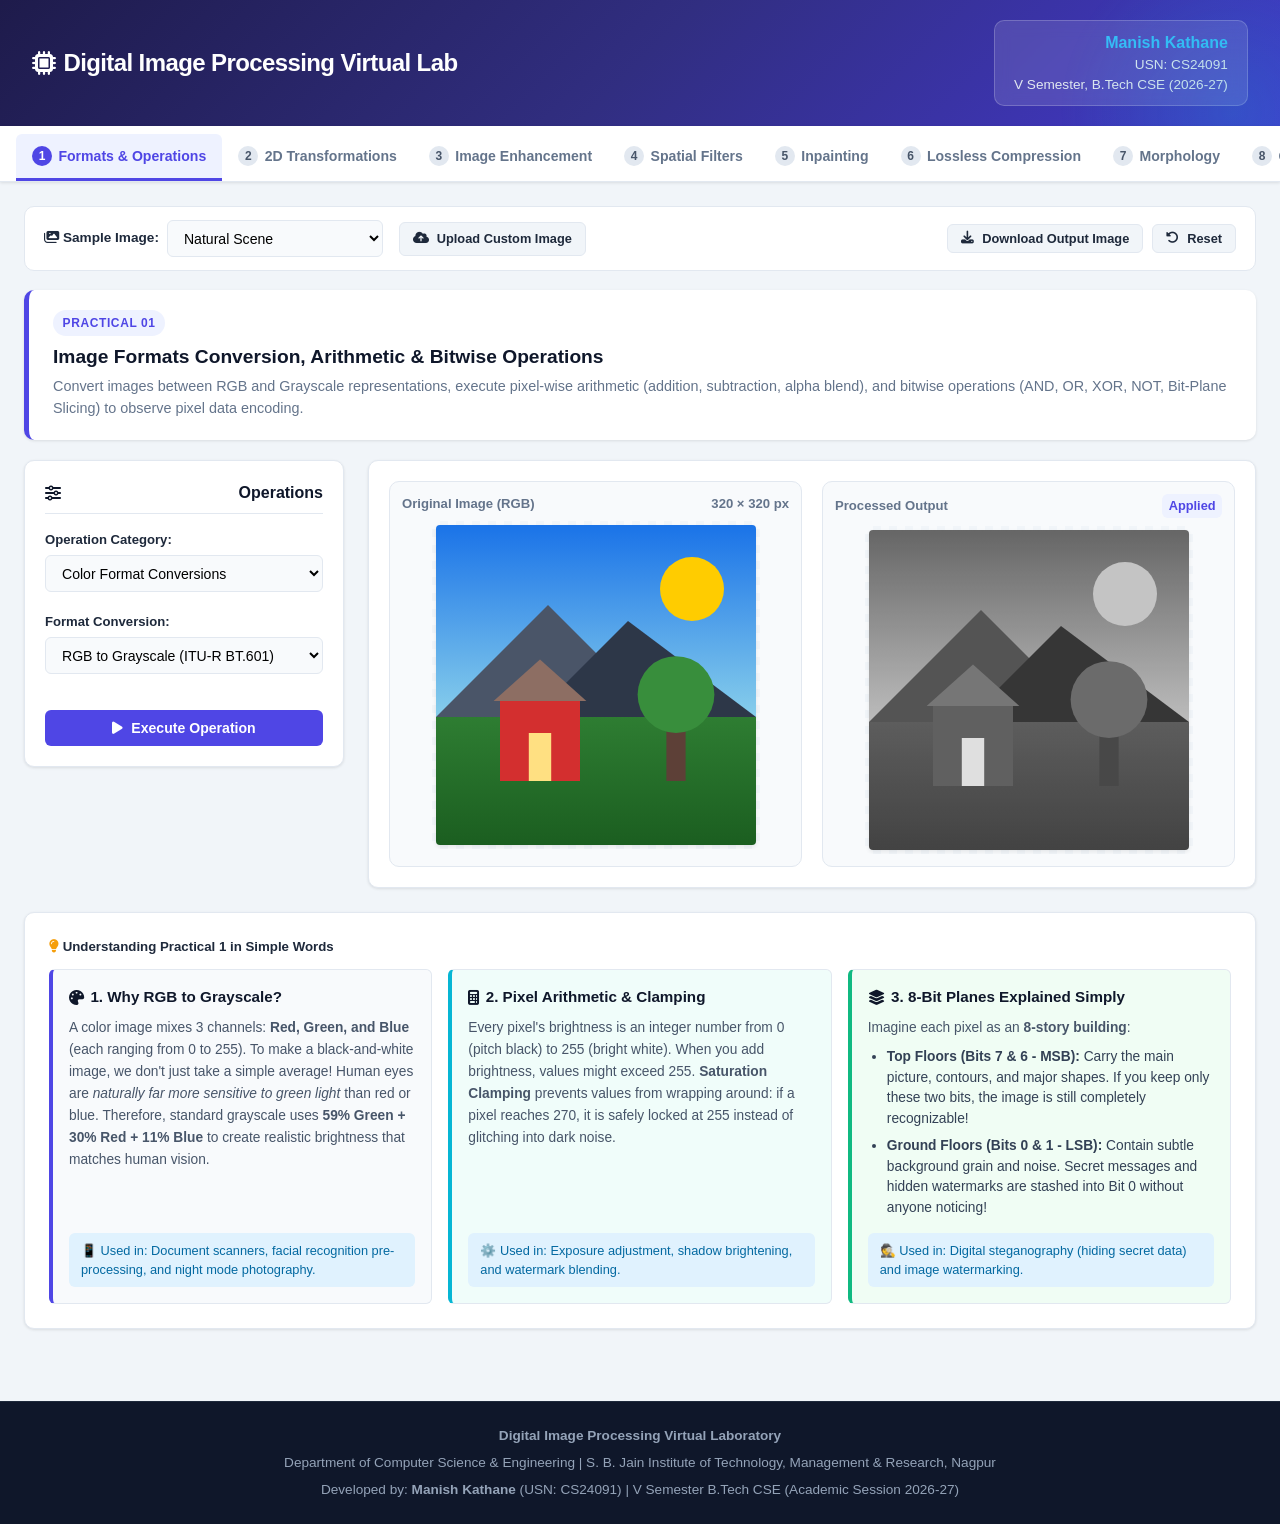
<file: index.html>
﻿<!DOCTYPE html>
<html lang="en">
<head>
  <meta charset="UTF-8">
  <meta http-equiv="refresh" content="0; url=./postlab/">
  <script>window.location.replace("./postlab/");</script>
  <title>Digital Image Processing Virtual Lab</title>
</head>
<body style="font-family: sans-serif; text-align: center; padding: 3rem;">
  <h2>Digital Image Processing Virtual Lab</h2>
  <p>Redirecting to <a href="./postlab/">Post Lab Virtual Laboratory</a>...</p>
</body>
</html>
</file>
<file: postlab/styles.css>
/* ==========================================================================
   Image Processing Virtual Lab - CSS Stylesheet
   Author: Manish Kathane (CS24091)
   Institution: S. B. Jain Institute of Technology, Management & Research, Nagpur
   ========================================================================== */

:root {
  --primary: #4f46e5;
  --primary-hover: #4338ca;
  --primary-light: #eef2ff;
  --secondary: #06b6d4;
  --dark: #0f172a;
  --dark-surface: #1e293b;
  --card-bg: #ffffff;
  --border-color: #e2e8f0;
  --text-primary: #1e293b;
  --text-secondary: #64748b;
  --text-light: #f8fafc;
  --accent-success: #10b981;
  --accent-warning: #f59e0b;
  --accent-danger: #ef4444;
  --radius-sm: 6px;
  --radius-md: 10px;
  --radius-lg: 16px;
  --shadow-sm: 0 1px 3px rgba(0,0,0,0.1);
  --shadow-md: 0 4px 6px -1px rgba(0,0,0,0.1), 0 2px 4px -1px rgba(0,0,0,0.06);
  --shadow-lg: 0 10px 15px -3px rgba(0,0,0,0.1), 0 4px 6px -2px rgba(0,0,0,0.05);
}

* {
  margin: 0;
  padding: 0;
  box-sizing: border-box;
}

body {
  font-family: 'Segoe UI', -apple-system, BlinkMacSystemFont, Roboto, Oxygen, Ubuntu, Cantarell, sans-serif;
  background-color: #f1f5f9;
  color: var(--text-primary);
  line-height: 1.5;
  min-height: 100vh;
  display: flex;
  flex-direction: column;
}

/* Header & Banner */
header {
  background: linear-gradient(135deg, #1e1b4b 0%, #312e81 50%, #4338ca 100%);
  color: #fff;
  padding: 1.25rem 2rem;
  box-shadow: var(--shadow-md);
  position: relative;
  overflow: hidden;
}

header::after {
  content: '';
  position: absolute;
  top: -50%;
  right: -10%;
  width: 350px;
  height: 350px;
  background: radial-gradient(circle, rgba(6,182,212,0.2) 0%, rgba(0,0,0,0) 70%);
  pointer-events: none;
}

.header-container {
  max-width: 1400px;
  margin: 0 auto;
  display: flex;
  flex-wrap: wrap;
  justify-content: space-between;
  align-items: center;
  gap: 1rem;
}

.brand-info h1 {
  font-size: 1.5rem;
  font-weight: 700;
  letter-spacing: -0.025em;
  display: flex;
  align-items: center;
  gap: 0.5rem;
}

.brand-info h2 {
  font-size: 0.95rem;
  font-weight: 400;
  color: #cbd5e1;
  margin-top: 0.2rem;
}

.student-badge {
  background: rgba(255, 255, 255, 0.12);
  backdrop-filter: blur(8px);
  border: 1px solid rgba(255, 255, 255, 0.2);
  padding: 0.6rem 1.2rem;
  border-radius: var(--radius-md);
  font-size: 0.85rem;
  display: flex;
  flex-direction: column;
  align-items: flex-end;
}

.student-badge .name {
  font-weight: 700;
  font-size: 1rem;
  color: #38bdf8;
}

.student-badge .meta {
  color: #e2e8f0;
}

/* Tabs Navigation Bar */
.tabs-nav-container {
  background: #ffffff;
  border-bottom: 1px solid var(--border-color);
  box-shadow: var(--shadow-sm);
  position: sticky;
  top: 0;
  z-index: 100;
}

.tabs-nav {
  max-width: 1400px;
  margin: 0 auto;
  display: flex;
  overflow-x: auto;
  scrollbar-width: thin;
  padding: 0.5rem 1rem 0 1rem;
}

.tabs-nav::-webkit-scrollbar {
  height: 4px;
}
.tabs-nav::-webkit-scrollbar-thumb {
  background: #cbd5e1;
  border-radius: 4px;
}

.tab-btn {
  background: none;
  border: none;
  outline: none;
  padding: 0.75rem 1rem;
  font-size: 0.88rem;
  font-weight: 600;
  color: var(--text-secondary);
  cursor: pointer;
  white-space: nowrap;
  border-bottom: 3px solid transparent;
  display: flex;
  align-items: center;
  gap: 0.4rem;
  transition: all 0.2s ease;
}

.tab-btn:hover {
  color: var(--primary);
  background-color: var(--primary-light);
  border-radius: var(--radius-sm) var(--radius-sm) 0 0;
}

.tab-btn.active {
  color: var(--primary);
  border-bottom-color: var(--primary);
  background-color: var(--primary-light);
  border-radius: var(--radius-sm) var(--radius-sm) 0 0;
}

.tab-num {
  display: inline-flex;
  align-items: center;
  justify-content: center;
  width: 20px;
  height: 20px;
  border-radius: 50%;
  background: #e2e8f0;
  color: #475569;
  font-size: 0.75rem;
  font-weight: 700;
}

.tab-btn.active .tab-num {
  background: var(--primary);
  color: #fff;
}

/* Main Content Area */
main {
  flex: 1;
  max-width: 1400px;
  width: 100%;
  margin: 1.5rem auto;
  padding: 0 1.5rem;
}

.tab-panel {
  display: none;
}

.tab-panel.active {
  display: block;
  animation: fadeIn 0.25s ease-out;
}

@keyframes fadeIn {
  from { opacity: 0; transform: translateY(6px); }
  to { opacity: 1; transform: translateY(0); }
}

/* Practical Header Banner */
.practical-banner {
  background: #fff;
  border-radius: var(--radius-md);
  padding: 1.25rem 1.5rem;
  margin-bottom: 1.25rem;
  border-left: 5px solid var(--primary);
  box-shadow: var(--shadow-sm);
}

.practical-banner .tag {
  display: inline-block;
  background: var(--primary-light);
  color: var(--primary);
  font-size: 0.75rem;
  font-weight: 700;
  text-transform: uppercase;
  letter-spacing: 0.05em;
  padding: 0.25rem 0.6rem;
  border-radius: 9999px;
  margin-bottom: 0.4rem;
}

.practical-banner h3 {
  font-size: 1.2rem;
  font-weight: 700;
  color: var(--dark);
}

.practical-banner p {
  font-size: 0.9rem;
  color: var(--text-secondary);
  margin-top: 0.3rem;
}

/* Global Workspace Layout */
.workspace-grid {
  display: grid;
  grid-template-columns: 320px 1fr;
  gap: 1.5rem;
  margin-bottom: 1.5rem;
}

@media (max-width: 1024px) {
  .workspace-grid {
    grid-template-columns: 1fr;
  }
}

/* Controls Card */
.controls-card {
  background: #fff;
  border-radius: var(--radius-md);
  padding: 1.25rem;
  box-shadow: var(--shadow-sm);
  border: 1px solid var(--border-color);
  height: fit-content;
}

.controls-card h4 {
  font-size: 1rem;
  font-weight: 700;
  color: var(--dark);
  margin-bottom: 1rem;
  padding-bottom: 0.5rem;
  border-bottom: 1px solid var(--border-color);
  display: flex;
  align-items: center;
  justify-content: space-between;
}

.control-group {
  margin-bottom: 1.2rem;
}

.control-group label {
  display: block;
  font-size: 0.82rem;
  font-weight: 600;
  color: var(--text-primary);
  margin-bottom: 0.35rem;
}

.control-group small {
  display: block;
  font-size: 0.75rem;
  color: var(--text-secondary);
  margin-top: 0.2rem;
}

select, input[type="text"], input[type="number"] {
  width: 100%;
  padding: 0.55rem 0.75rem;
  border: 1px solid var(--border-color);
  border-radius: var(--radius-sm);
  font-size: 0.88rem;
  outline: none;
  background: #f8fafc;
  transition: border-color 0.2s;
}

select:focus, input[type="text"]:focus, input[type="number"]:focus {
  border-color: var(--primary);
  background: #fff;
}

.slider-container {
  display: flex;
  align-items: center;
  gap: 0.75rem;
}

input[type="range"] {
  flex: 1;
  accent-color: var(--primary);
  cursor: pointer;
}

.slider-val {
  min-width: 42px;
  font-size: 0.8rem;
  font-weight: 600;
  color: var(--primary);
  background: var(--primary-light);
  padding: 0.15rem 0.4rem;
  border-radius: var(--radius-sm);
  text-align: center;
}

.btn-group {
  display: flex;
  flex-direction: column;
  gap: 0.5rem;
  margin-top: 1rem;
}

.btn {
  display: inline-flex;
  align-items: center;
  justify-content: center;
  gap: 0.5rem;
  padding: 0.65rem 1rem;
  font-size: 0.88rem;
  font-weight: 600;
  border-radius: var(--radius-sm);
  border: none;
  cursor: pointer;
  transition: all 0.2s;
}

.btn-primary {
  background: var(--primary);
  color: #fff;
}
.btn-primary:hover {
  background: var(--primary-hover);
}

.btn-secondary {
  background: #f1f5f9;
  color: var(--text-primary);
  border: 1px solid var(--border-color);
}
.btn-secondary:hover {
  background: #e2e8f0;
}

.btn-accent {
  background: var(--secondary);
  color: #fff;
}
.btn-accent:hover {
  background: #0891b2;
}

/* Visualization Display Area */
.display-card {
  background: #fff;
  border-radius: var(--radius-md);
  padding: 1.25rem;
  box-shadow: var(--shadow-sm);
  border: 1px solid var(--border-color);
  display: flex;
  flex-direction: column;
}

.display-toolbar {
  display: flex;
  justify-content: space-between;
  align-items: center;
  margin-bottom: 1rem;
  padding-bottom: 0.75rem;
  border-bottom: 1px solid var(--border-color);
  flex-wrap: wrap;
  gap: 0.75rem;
}

.preset-selector {
  display: flex;
  align-items: center;
  gap: 0.5rem;
}

.canvas-comparison-grid {
  display: grid;
  grid-template-columns: 1fr 1fr;
  gap: 1.25rem;
  flex: 1;
}

@media (max-width: 768px) {
  .canvas-comparison-grid {
    grid-template-columns: 1fr;
  }
}

.canvas-box {
  background: #f8fafc;
  border: 1px solid var(--border-color);
  border-radius: var(--radius-md);
  padding: 0.75rem;
  display: flex;
  flex-direction: column;
  align-items: center;
  position: relative;
}

.canvas-header {
  width: 100%;
  display: flex;
  justify-content: space-between;
  align-items: center;
  margin-bottom: 0.5rem;
  font-size: 0.82rem;
  font-weight: 600;
  color: var(--text-secondary);
}

.canvas-wrapper {
  position: relative;
  display: flex;
  justify-content: center;
  align-items: center;
  overflow: auto;
  max-width: 100%;
  max-height: 380px;
  background-image: linear-gradient(45deg, #f1f5f9 25%, transparent 25%),
                    linear-gradient(-45deg, #f1f5f9 25%, transparent 25%),
                    linear-gradient(45deg, transparent 75%, #f1f5f9 75%),
                    linear-gradient(-45deg, transparent 75%, #f1f5f9 75%);
  background-size: 16px 16px;
  background-position: 0 0, 0 8px, 8px -8px, -8px 0px;
  border-radius: var(--radius-sm);
  padding: 4px;
}

canvas {
  display: block;
  max-width: 100%;
  height: auto;
  border-radius: 4px;
  box-shadow: 0 2px 4px rgba(0,0,0,0.08);
}

/* Info & Theory Accordion */
.info-section {
  background: #fff;
  border-radius: var(--radius-md);
  padding: 1.5rem;
  box-shadow: var(--shadow-sm);
  border: 1px solid var(--border-color);
}

.info-tabs {
  display: flex;
  gap: 0.5rem;
  border-bottom: 1px solid var(--border-color);
  margin-bottom: 1rem;
}

.info-tab-btn {
  background: none;
  border: none;
  padding: 0.5rem 1rem;
  font-size: 0.88rem;
  font-weight: 600;
  color: var(--text-secondary);
  cursor: pointer;
  border-bottom: 2px solid transparent;
}

.info-tab-btn.active {
  color: var(--primary);
  border-bottom-color: var(--primary);
}

.info-content {
  font-size: 0.9rem;
  color: #334155;
  line-height: 1.7;
}

.info-content h5 {
  font-size: 1rem;
  font-weight: 700;
  color: var(--dark);
  margin: 0.8rem 0 0.4rem 0;
}

.formula-card {
  background: #f8fafc;
  border-left: 4px solid var(--secondary);
  padding: 0.75rem 1rem;
  font-family: 'Courier New', Courier, monospace;
  font-size: 0.85rem;
  margin: 0.6rem 0;
  border-radius: 0 var(--radius-sm) var(--radius-sm) 0;
  overflow-x: auto;
}

.metrics-row {
  display: grid;
  grid-template-columns: repeat(auto-fit, minmax(140px, 1fr));
  gap: 1rem;
  margin-top: 1rem;
}

.metric-pill {
  background: #f8fafc;
  border: 1px solid var(--border-color);
  padding: 0.6rem 0.8rem;
  border-radius: var(--radius-sm);
  text-align: center;
}

.metric-label {
  font-size: 0.75rem;
  color: var(--text-secondary);
  text-transform: uppercase;
  font-weight: 600;
}

.metric-value {
  font-size: 1.1rem;
  font-weight: 700;
  color: var(--primary);
  margin-top: 0.15rem;
}

/* Multi-channel grid (for Practical 9 & 10) */
.channels-grid {
  display: grid;
  grid-template-columns: repeat(auto-fit, minmax(130px, 1fr));
  gap: 0.75rem;
  margin-top: 1rem;
}

.channel-card {
  background: #f8fafc;
  border: 1px solid var(--border-color);
  border-radius: var(--radius-sm);
  padding: 0.5rem;
  text-align: center;
}

.channel-card canvas {
  width: 100%;
  height: auto;
}

.channel-card span {
  display: block;
  font-size: 0.75rem;
  font-weight: 600;
  color: var(--text-secondary);
  margin-top: 0.35rem;
}

/* Inpainting Brush UI */
.brush-controls {
  display: flex;
  align-items: center;
  gap: 0.5rem;
  margin-top: 0.5rem;
}

/* Human-Readable Concept Cards */
.concept-grid {
  display: grid;
  grid-template-columns: repeat(auto-fit, minmax(280px, 1fr));
  gap: 1rem;
  margin-top: 0.75rem;
}

.concept-card {
  background: #f8fafc;
  border: 1px solid var(--border-color);
  border-left: 4px solid var(--primary);
  border-radius: var(--radius-sm);
  padding: 1rem;
  display: flex;
  flex-direction: column;
  gap: 0.5rem;
}

.concept-card.accent {
  border-left-color: var(--secondary);
  background: #f0fdfa;
}

.concept-card.success {
  border-left-color: var(--accent-success);
  background: #f0fdf4;
}

.concept-card h6 {
  font-size: 0.95rem;
  font-weight: 700;
  color: var(--dark);
  display: flex;
  align-items: center;
  gap: 0.4rem;
}

.concept-card p {
  font-size: 0.86rem;
  color: #475569;
  line-height: 1.6;
}

.real-world-box {
  background: #e0f2fe;
  border-radius: var(--radius-sm);
  padding: 0.5rem 0.75rem;
  font-size: 0.8rem;
  color: #0369a1;
  font-weight: 500;
  margin-top: auto;
}

.simple-steps-list {
  padding-left: 1.2rem;
  font-size: 0.86rem;
  color: #334155;
}

.simple-steps-list li {
  margin-bottom: 0.4rem;
}

/* Footer */
footer {
  background: #0f172a;
  color: #94a3b8;
  padding: 1.5rem 2rem;
  text-align: center;
  font-size: 0.85rem;
  margin-top: 3rem;
  border-top: 1px solid #1e293b;
}

footer a {
  color: #38bdf8;
  text-decoration: none;
}

footer a:hover {
  text-decoration: underline;
}

.footer-inner {
  max-width: 1200px;
  margin: 0 auto;
  display: flex;
  flex-direction: column;
  gap: 0.4rem;
}
</file>
